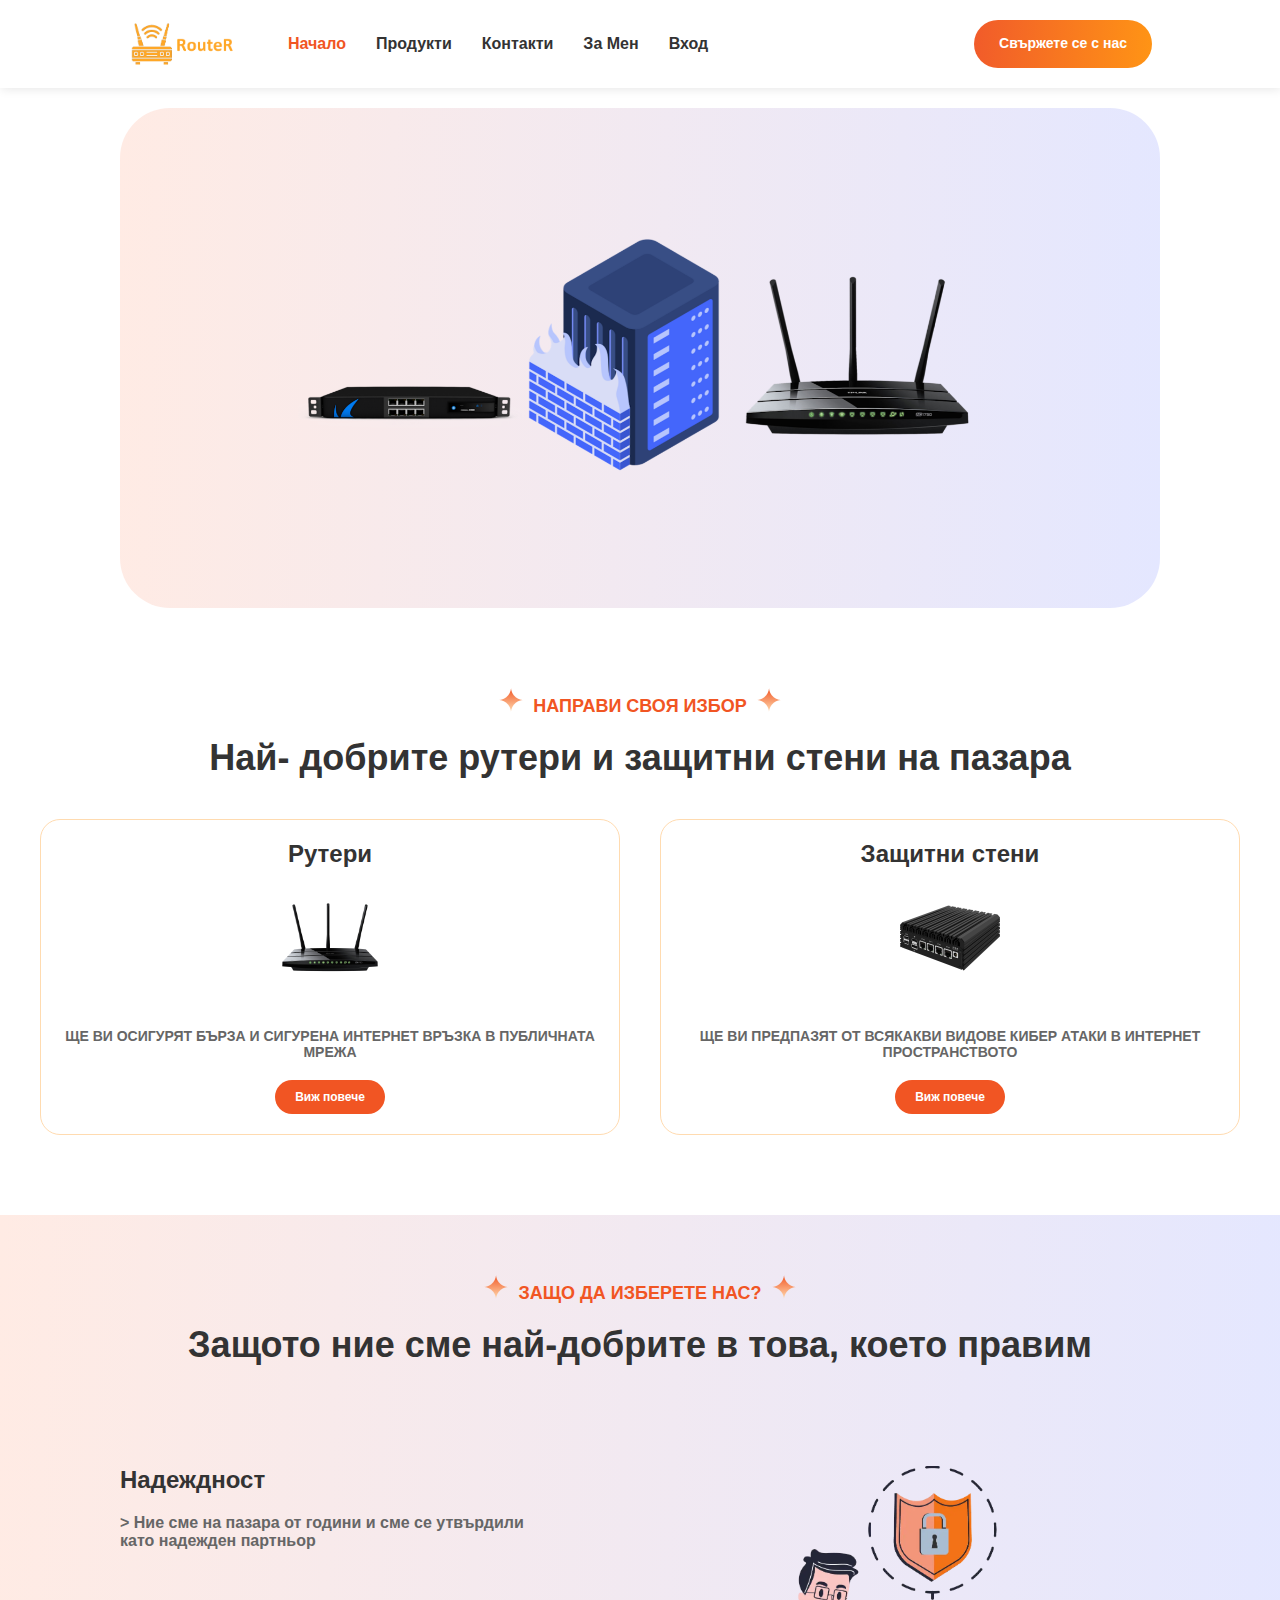
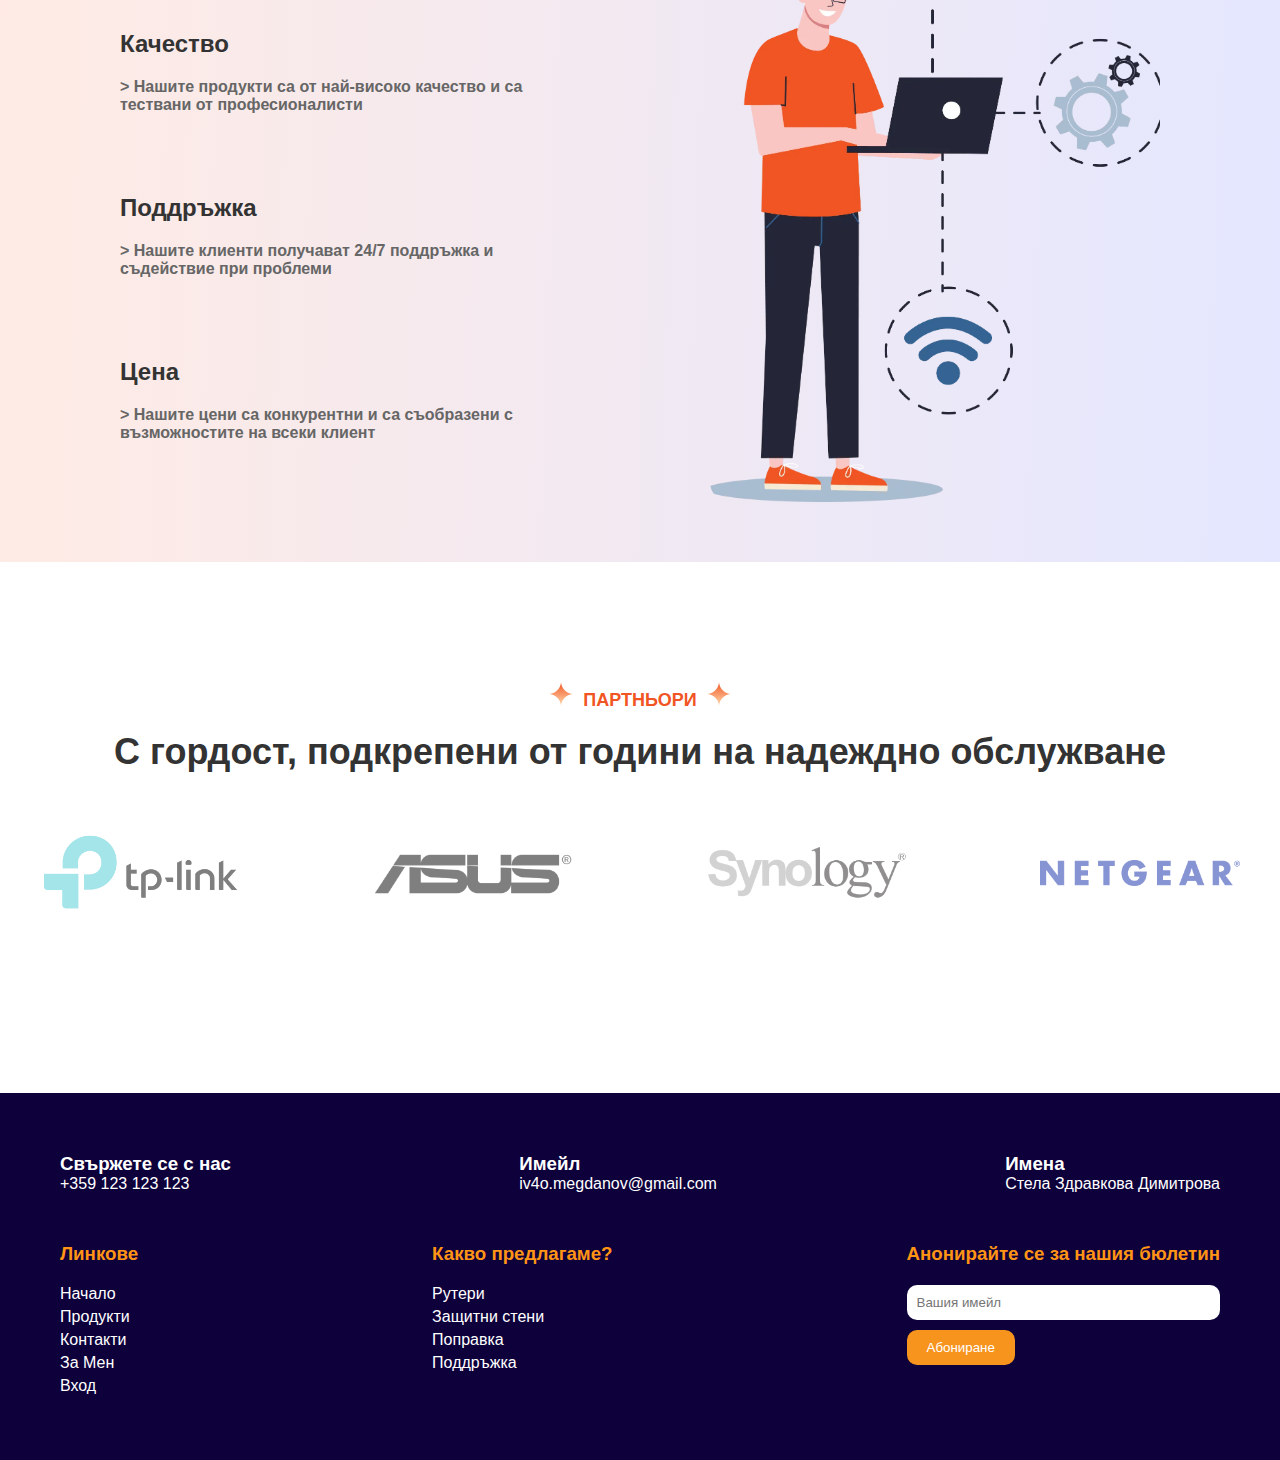
<file: html/index.html>
<!DOCTYPE html>
<html lang="en">
  <head>
    <meta charset="UTF-8" />
    <meta name="viewport" content="width=device-width, initial-scale=1.0" />
    <title>RouteR</title>
    <link rel="icon" type="image/x-icon" href="../img/favicon.ico" />
    <link
      rel="stylesheet"
      href="https://cdn.jsdelivr.net/npm/swiper@11/swiper-bundle.min.css"
    />
    <link rel="stylesheet" href="../css/all_pages.css" />
    <link rel="stylesheet" href="../css/index.css" />
  </head>
  <body>
    <nav class="navbar">
      <div class="logo-and-links">
        <img href="index.html" class="logo" src="../img/logo.png" alt="Logo" />
        <div class="navbar-links">
          <a href="index.html" style="color: #f15523">Начало</a>
          <a href="products.html">Продукти</a>
          <a href="contacts.html">Контакти</a>
          <a href="aboutme.html">За Mен</a>
          <a href="login.html">Вход</a>
        </div>
      </div>
      <a href="contacts.html" class="contact-us">Свържете се с нас</a>
    </nav>

    <div class="banner">
      <div class="swiper">
        <div class="swiper-wrapper">
          <div class="swiper-slide">
            <img src="../img/banner1.png" />
          </div>
          <div class="swiper-slide">
            <img src="../img/banner2.png" />
          </div>
          <div class="swiper-slide">
            <img src="../img/banner3.png" />
          </div>
        </div>
        <div class="swiper-pagination"></div>
        <div class="swiper-button-prev"></div>
        <div class="swiper-button-next"></div>
      </div>
    </div>

    <div class="about-us">
      <div class="about-us-text">
        <span>Направи своя избор</span>
        <h2>Най- добрите рутери и защитни стени на пазара</h2>
      </div>
      <div class="about-us-cards">
        <div class="about-card">
          <h3>Рутери</h3>
          <img src="../img/routers.png" alt="Router" />
          <p>
            Ще ви осигурят бърза и сигурена интернет връзка в публичната мрежа
          </p>
          <button>Виж повече</button>
        </div>
        <div class="about-card">
          <h3>Защитни стени</h3>
          <img src="../img/firewalls.webp" alt="Firewall" />
          <p>
            Ще ви предпазят от всякакви видове кибер атаки в интернет
            пространството
          </p>
          <button>Виж повече</button>
        </div>
      </div>
    </div>

    <div class="why-us">
      <span>Защо да изберете нас?</span>
      <h2>Защото ние сме най-добрите в това, което правим</h2>
      <div class="why-us-information">
        <div class="why-us-text">
          <h3>Надеждност</h3>
          <p>
            > Ние сме на пазара от години и сме се утвърдили като надежден
            партньор
          </p>
          <h3>Качество</h3>
          <p>
            > Нашите продукти са от най-високо качество и са тествани от
            професионалисти
          </p>
          <h3>Поддръжка</h3>
          <p>
            > Нашите клиенти получават 24/7 поддръжка и съдействие при проблеми
          </p>
          <h3>Цена</h3>
          <p>
            > Нашите цени са конкурентни и са съобразени с възможностите на
            всеки клиент
          </p>
        </div>
        <div class="why-us-image">
          <img src="../img/whyus.webp" alt="Why us" />
        </div>
      </div>
    </div>

    <div class="partners">
      <span>Партньори</span>
      <h2>С гордост, подкрепени от години на надеждно обслужване</h2>
      <div class="partners-logos">
        <img src="../img/partner1.png" alt="Partner 1" />
        <img src="../img/partner2.png" alt="Partner 2" />
        <img src="../img/partner3.png" alt="Partner 3" />
        <img src="../img/partner4.png" alt="Partner 4" />
      </div>
    </div>

    <footer>
      <div class="footer-container">
        <div class="footer-main">
          <div class="footer-contacts">
            <div class="footer-contact">
              <h3>Свържете се с нас</h3>
              <p>+359 123 123 123</p>
            </div>
            <div class="footer-contact">
              <h3>Имейл</h3>
              <p>iv4o.megdanov@gmail.com</p>
            </div>
            <div class="footer-contact">
              <h3>Имена</h3>
              <p>Стела Здравкова Димитрова</p>
            </div>
          </div>
        </div>
        <div class="footer-links">
          <div class="quick-links">
            <h3>Линкове</h3>
            <ul>
              <li><a href="index.html">Начало</a></li>
              <li><a href="products.html">Продукти</a></li>
              <li><a href="contacts.html">Контакти</a></li>
              <li><a href="aboutme.html">За Мен</a></li>
              <li><a href="login.html">Вход</a></li>
            </ul>
          </div>
          <div class="services">
            <h3>Какво предлагаме?</h3>
            <ul>
              <li><a href="#">Рутери</a></li>
              <li><a href="#">Защитни стени</a></li>
              <li><a href="#">Поправка</a></li>
              <li><a href="#">Поддръжка</a></li>
            </ul>
          </div>
          <div class="newsletter">
            <h3>Анонирайте се за нашия бюлетин</h3>
            <input type="email" placeholder="Вашия имейл" />
            <button>Абониране</button>
          </div>
        </div>
      </div>
    </footer>
    <script src="../js/index.js"></script>
    <script src="https://cdn.jsdelivr.net/npm/swiper@11/swiper-bundle.min.js"></script>
  </body>
</html>
</file>
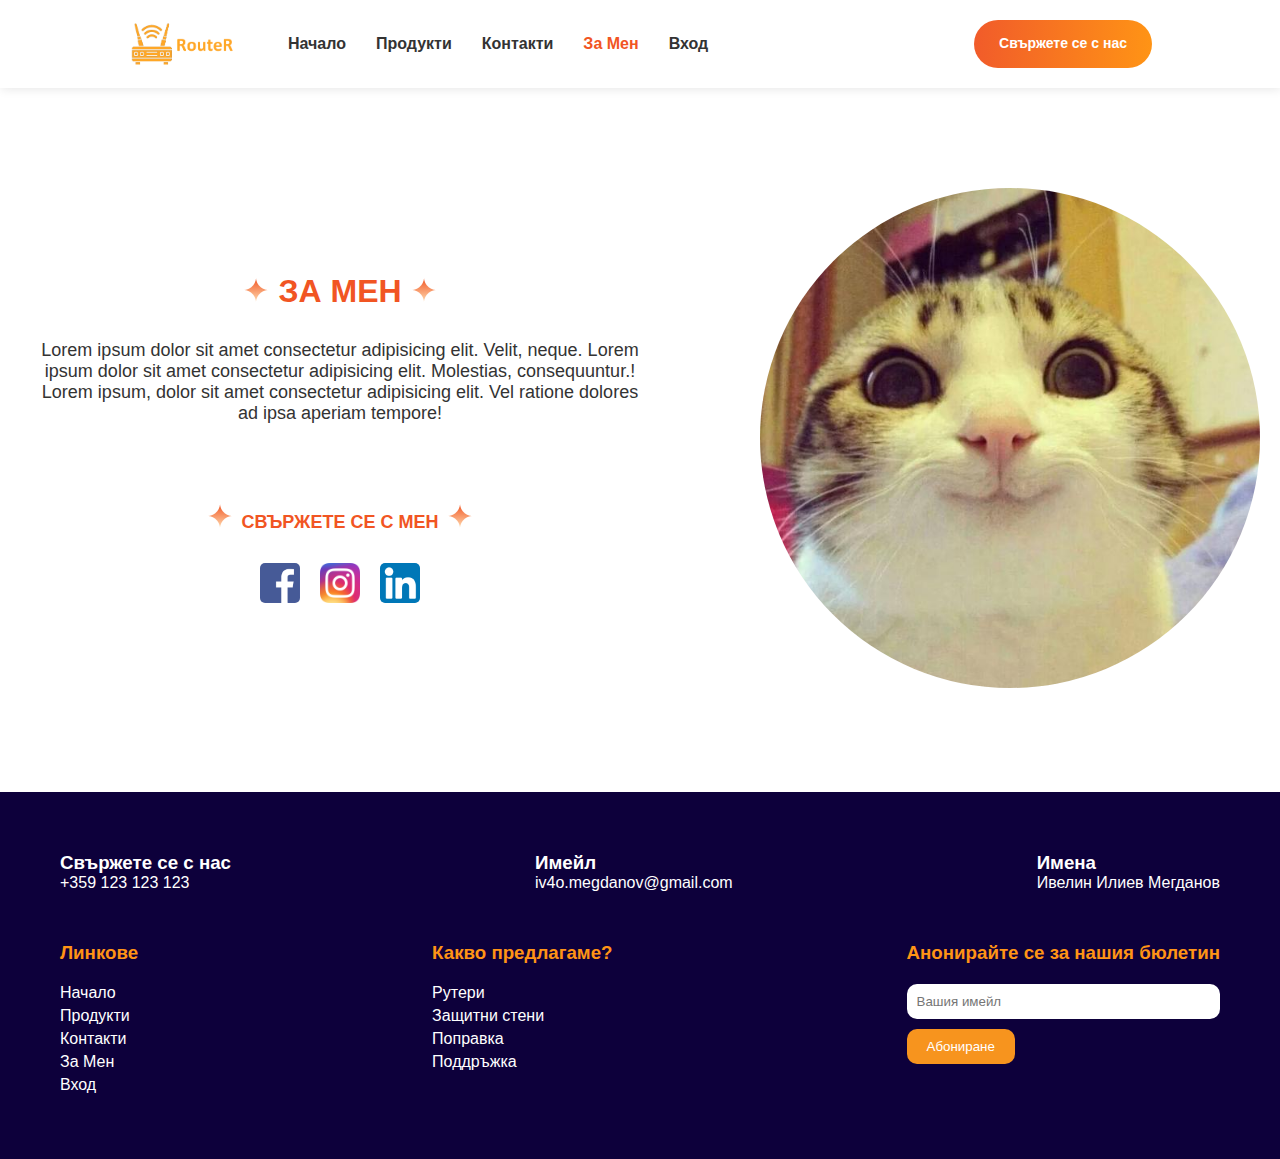
<file: html/aboutme.html>
<!DOCTYPE html>
<html lang="en">
  <head>
    <meta charset="UTF-8" />
    <meta name="viewport" content="width=device-width, initial-scale=1.0" />
    <title>RouteR</title>
    <link rel="icon" type="image/x-icon" href="../img/favicon.ico" />
    <link rel="stylesheet" href="../css/all_pages.css" />
    <link rel="stylesheet" href="../css/aboutme.css" />
  </head>
  <body>
    <nav class="navbar">
      <div class="logo-and-links">
        <img href="index.html" class="logo" src="../img/logo.png" alt="Logo" />
        <div class="navbar-links">
          <a href="index.html">Начало</a>
          <a href="products.html">Продукти</a>
          <a href="contacts.html">Контакти</a>
          <a href="aboutme.html" style="color: #f15523">За Mен</a>
          <a href="login.html">Вход</a>
        </div>
      </div>
      <a href="contacts.html" class="contact-us">Свържете се с нас</a>
    </nav>

    <div class="about-me-container">
      <div class="about-me-main">
        <div class="about-me-text">
          <h1>За Мен</h1>
          <p>
            Lorem ipsum dolor sit amet consectetur adipisicing elit. Velit,
            neque. Lorem ipsum dolor sit amet consectetur adipisicing elit.
            Molestias, consequuntur.! Lorem ipsum, dolor sit amet consectetur
            adipisicing elit. Vel ratione dolores ad ipsa aperiam tempore!
          </p>
          <h2>Свържете се с мен</h2>
          <div class="social-media">
            <a href="https://www.facebook.com" target="_blank"
              ><img src="../img/facebook.png" alt="facebook"
            /></a>
            <a href="https://www.instagram.com" target="_blank"
              ><img src="../img/instagram.webp" alt="instagram"
            /></a>
            <a href="https://www.linkedin.com" target="_blank"
              ><img src="../img/linkedin.png" alt="linkedin"
            /></a>
          </div>
        </div>
        <div class="about-me-image">
          <img src="../img/me.jpg" alt="About Me" />
        </div>
      </div>
    </div>

    <footer>
      <div class="footer-container">
        <div class="footer-main">
          <div class="footer-contacts">
            <div class="footer-contact">
              <h3>Свържете се с нас</h3>
              <p>+359 123 123 123</p>
            </div>
            <div class="footer-contact">
              <h3>Имейл</h3>
              <p>iv4o.megdanov@gmail.com</p>
            </div>
            <div class="footer-contact">
              <h3>Имена</h3>
              <p>Ивелин Илиев Мегданов</p>
            </div>
          </div>
        </div>
        <div class="footer-links">
          <div class="quick-links">
            <h3>Линкове</h3>
            <ul>
              <li><a href="index.html">Начало</a></li>
              <li><a href="products.html">Продукти</a></li>
              <li><a href="contacts.html">Контакти</a></li>
              <li><a href="aboutme.html">За Мен</a></li>
              <li><a href="login.html">Вход</a></li>
            </ul>
          </div>
          <div class="services">
            <h3>Какво предлагаме?</h3>
            <ul>
              <li><a href="#">Рутери</a></li>
              <li><a href="#">Защитни стени</a></li>
              <li><a href="#">Поправка</a></li>
              <li><a href="#">Поддръжка</a></li>
            </ul>
          </div>
          <div class="newsletter">
            <h3>Анонирайте се за нашия бюлетин</h3>
            <input type="email" placeholder="Вашия имейл" />
            <button>Абониране</button>
          </div>
        </div>
      </div>
    </footer>
  </body>
</html>
</file>
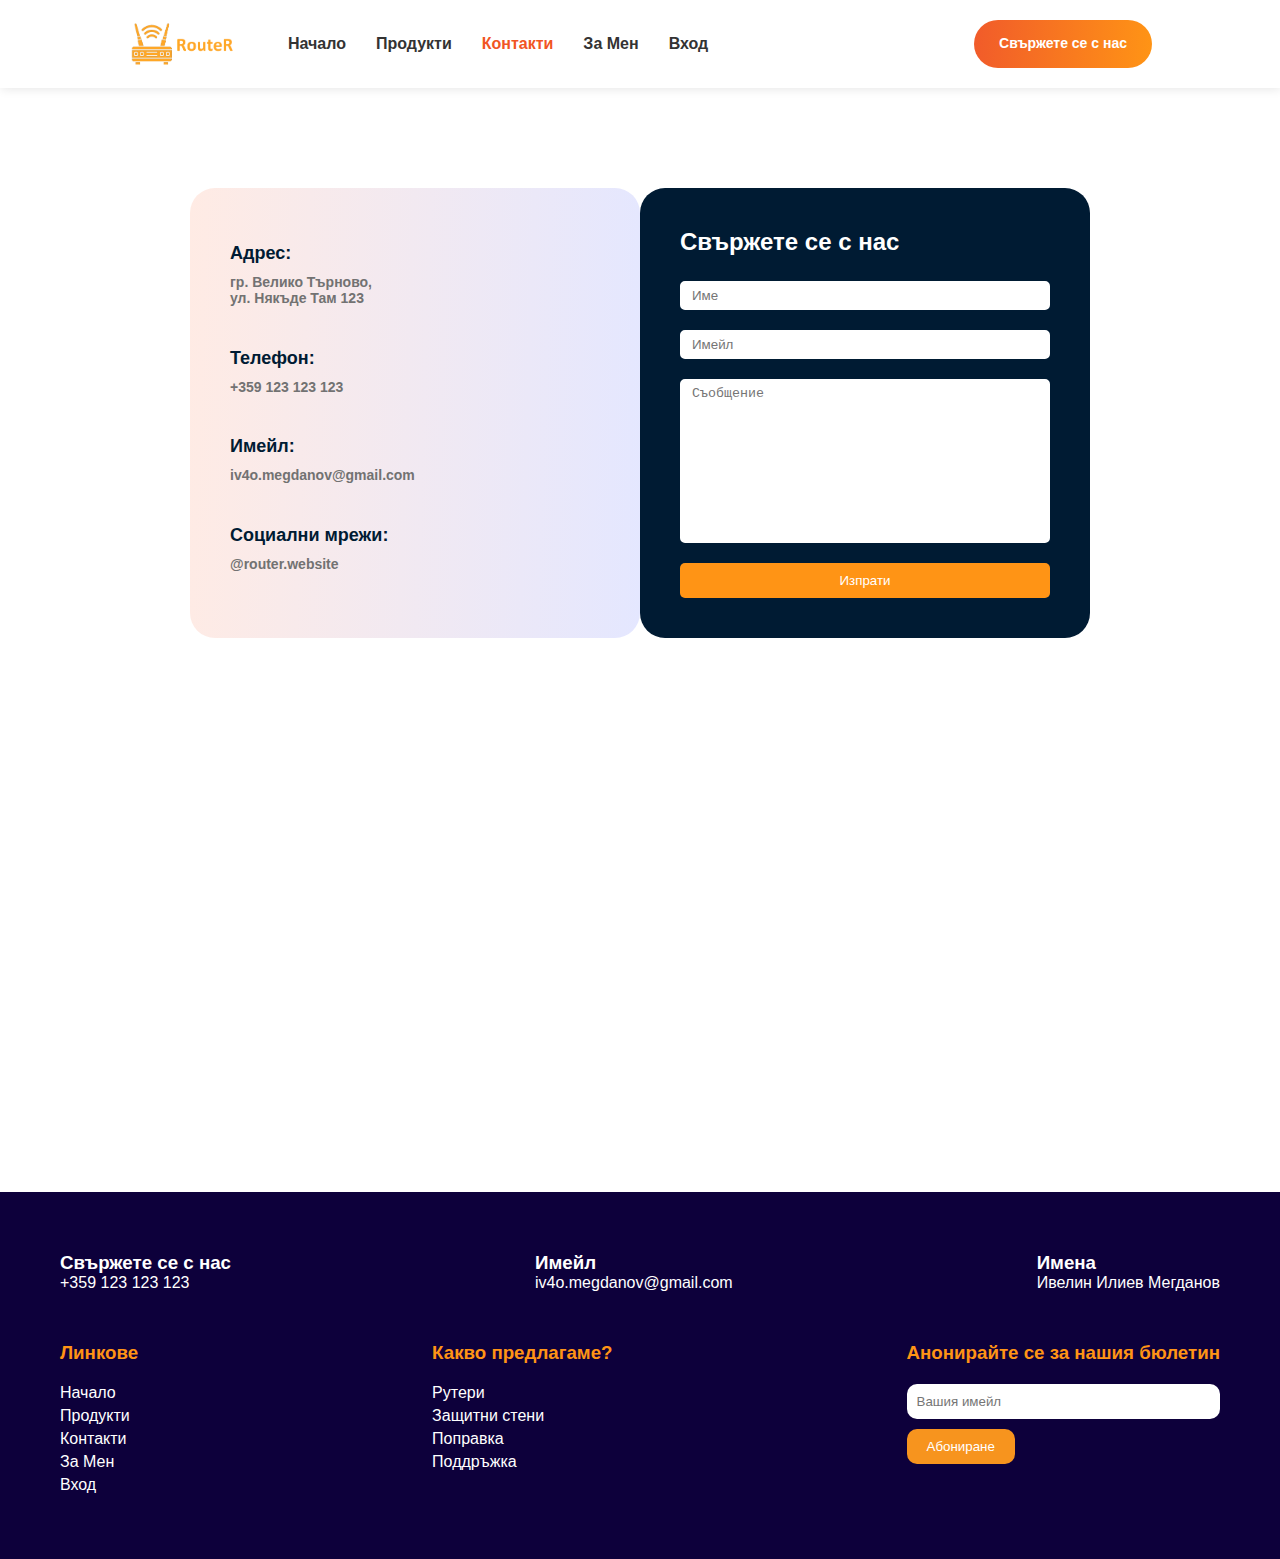
<file: html/contacts.html>
<!DOCTYPE html>
<html lang="en">
  <head>
    <meta charset="UTF-8" />
    <meta name="viewport" content="width=device-width, initial-scale=1.0" />
    <title>RouteR</title>
    <link rel="icon" type="image/x-icon" href="../img/favicon.ico" />
    <link rel="stylesheet" href="../css/all_pages.css" />
    <link rel="stylesheet" href="../css/contact.css" />
  </head>
  <body>
    <nav class="navbar">
      <div class="logo-and-links">
        <img href="index.html" class="logo" src="../img/logo.png" alt="Logo" />
        <div class="navbar-links">
          <a href="index.html">Начало</a>
          <a href="products.html">Продукти</a>
          <a href="contacts.html" style="color: #f15523">Контакти</a>
          <a href="aboutme.html">За Mен</a>
          <a href="login.html">Вход</a>
        </div>
      </div>
      <a href="contacts.html" class="contact-us">Свържете се с нас</a>
    </nav>

    <div class="contact-banner">
      <div class="contact-left">
        <div class="contact-info">
          <h2>Адрес:</h2>
          <p>
            гр. Велико Търново,<br />
            ул. Някъде Там 123
          </p>
        </div>
        <div class="contact-info">
          <h2>Телефон:</h2>
          <p>+359 123 123 123</p>
        </div>
        <div class="contact-info">
          <h2>Имейл:</h2>
          <p>iv4o.megdanov@gmail.com</p>
        </div>
        <div class="contact-info">
          <h2>Социални мрежи:</h2>
          <p>@router.website</p>
        </div>
      </div>
      <div class="contact-right">
        <div class="contact-form">
          <h2>Свържете се с нас</h2>
          <form action="https://api.web3forms.com/submit" method="POST">
            <input
              type="hidden"
              name="access_key"
              value="6d040678-41d3-4a7a-8cef-2cb8e9611174"
            />
            <input type="text" name="name" placeholder="Име" />
            <input type="email" name="email" placeholder="Имейл" />
            <textarea
              name="message"
              id="message"
              cols="30"
              rows="10"
              placeholder="Съобщение"
            ></textarea>
            <button>Изпрати</button>
          </form>
        </div>
      </div>
    </div>

    <iframe
      src="https://www.google.com/maps/embed?pb=!1m18!1m12!1m3!1d2914.08034431192!2d25.63875577655546!3d43.08180618919872!2m3!1f0!2f0!3f0!3m2!1i1024!2i768!4f13.1!3m3!1m2!1s0x40a92618de06b9c3%3A0xd5f26980c1f4105f!2z0KHRgtCw0YDQvtC_0YDQtdGB0YLQvtC70L3QsCDQv9GA0L7RhNC10YHQuNC-0L3QsNC70L3QsCDQs9C40LzQvdCw0LfQuNGPINC_0L4g0LjQutC-0L3QvtC80LjQutCw!5e0!3m2!1sbg!2snl!4v1712650921784!5m2!1sbg!2snl"
      width="600"
      height="450"
      style="border: 0"
      allowfullscreen=""
      loading="lazy"
      referrerpolicy="no-referrer-when-downgrade"
    ></iframe>

    <footer>
      <div class="footer-container">
        <div class="footer-main">
          <div class="footer-contacts">
            <div class="footer-contact">
              <h3>Свържете се с нас</h3>
              <p>+359 123 123 123</p>
            </div>
            <div class="footer-contact">
              <h3>Имейл</h3>
              <p>iv4o.megdanov@gmail.com</p>
            </div>
            <div class="footer-contact">
              <h3>Имена</h3>
              <p>Ивелин Илиев Мегданов</p>
            </div>
          </div>
        </div>
        <div class="footer-links">
          <div class="quick-links">
            <h3>Линкове</h3>
            <ul>
              <li><a href="index.html">Начало</a></li>
              <li><a href="products.html">Продукти</a></li>
              <li><a href="contacts.html">Контакти</a></li>
              <li><a href="aboutme.html">За Мен</a></li>
              <li><a href="login.html">Вход</a></li>
            </ul>
          </div>
          <div class="services">
            <h3>Какво предлагаме?</h3>
            <ul>
              <li><a href="#">Рутери</a></li>
              <li><a href="#">Защитни стени</a></li>
              <li><a href="#">Поправка</a></li>
              <li><a href="#">Поддръжка</a></li>
            </ul>
          </div>
          <div class="newsletter">
            <h3>Анонирайте се за нашия бюлетин</h3>
            <input type="email" placeholder="Вашия имейл" />
            <button>Абониране</button>
          </div>
        </div>
      </div>
    </footer>
  </body>
</html>
</file>
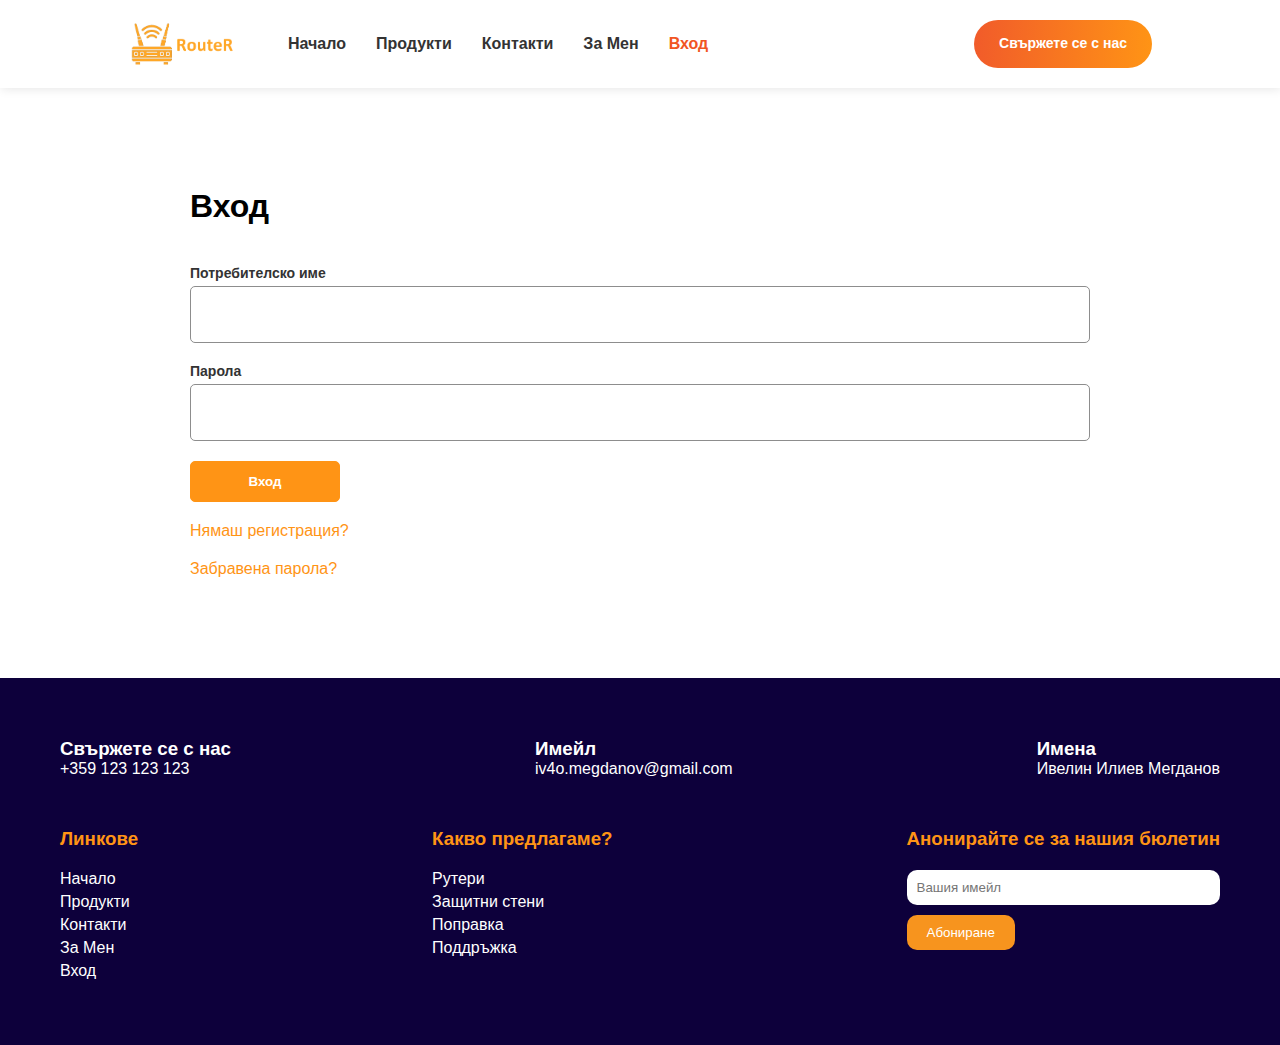
<file: html/login.html>
<!DOCTYPE html>
<html lang="en">
  <head>
    <meta charset="UTF-8" />
    <meta name="viewport" content="width=device-width, initial-scale=1.0" />
    <title>RouteR</title>
    <link rel="icon" type="image/x-icon" href="../img/favicon.ico" />
    <link rel="stylesheet" href="../css/all_pages.css" />
    <link rel="stylesheet" href="../css/login.css" />
  </head>
  <body>
    <nav class="navbar">
      <div class="logo-and-links">
        <img href="index.html" class="logo" src="../img/logo.png" alt="Logo" />
        <div class="navbar-links">
          <a href="index.html">Начало</a>
          <a href="products.html">Продукти</a>
          <a href="contacts.html">Контакти</a>
          <a href="aboutme.html">За Mен</a>
          <a href="login.html" style="color: #f15523">Вход</a>
        </div>
      </div>
      <a href="contacts.html" class="contact-us">Свържете се с нас</a>
    </nav>

    <div class="login-container" id="login-form">
      <div class="login-form">
        <h1>Вход</h1>
        <form action="#" method="POST">
          <label for="username">Потребителско име</label>
          <input type="text" name="username" />
          <label for="password">Парола</label>
          <input type="password" name="password" />
          <button type="submit">Вход</button>
        </form>
        <a href="#" onclick="showRegister()">Нямаш регистрация?</a>
        <a href="#">Забравена парола?</a>
      </div>
    </div>

    <div class="login-container" id="register-form" style="display: none">
      <div class="login-form">
        <h1>Регистрация</h1>
        <form action="#" method="POST">
          <label for="username">Потребителско име</label>
          <input type="text" name="username" />
          <label for="password">Парола</label>
          <input type="password" name="password" />
          <label for="password">Повтори парола</label>
          <input type="password" name="password" />
          <button type="submit">Регистрация</button>
        </form>
        <a href="#" onclick="showLogin()">Имаш регистрация?</a>
      </div>
    </div>

    <footer>
      <div class="footer-container">
        <div class="footer-main">
          <div class="footer-contacts">
            <div class="footer-contact">
              <h3>Свържете се с нас</h3>
              <p>+359 123 123 123</p>
            </div>
            <div class="footer-contact">
              <h3>Имейл</h3>
              <p>iv4o.megdanov@gmail.com</p>
            </div>
            <div class="footer-contact">
              <h3>Имена</h3>
              <p>Ивелин Илиев Мегданов</p>
            </div>
          </div>
        </div>
        <div class="footer-links">
          <div class="quick-links">
            <h3>Линкове</h3>
            <ul>
              <li><a href="index.html">Начало</a></li>
              <li><a href="products.html">Продукти</a></li>
              <li><a href="contacts.html">Контакти</a></li>
              <li><a href="aboutme.html">За Мен</a></li>
              <li><a href="login.html">Вход</a></li>
            </ul>
          </div>
          <div class="services">
            <h3>Какво предлагаме?</h3>
            <ul>
              <li><a href="#">Рутери</a></li>
              <li><a href="#">Защитни стени</a></li>
              <li><a href="#">Поправка</a></li>
              <li><a href="#">Поддръжка</a></li>
            </ul>
          </div>
          <div class="newsletter">
            <h3>Анонирайте се за нашия бюлетин</h3>
            <input type="email" placeholder="Вашия имейл" />
            <button>Абониране</button>
          </div>
        </div>
      </div>
    </footer>

    <script src="../js/login.js"></script>
  </body>
</html>
</file>
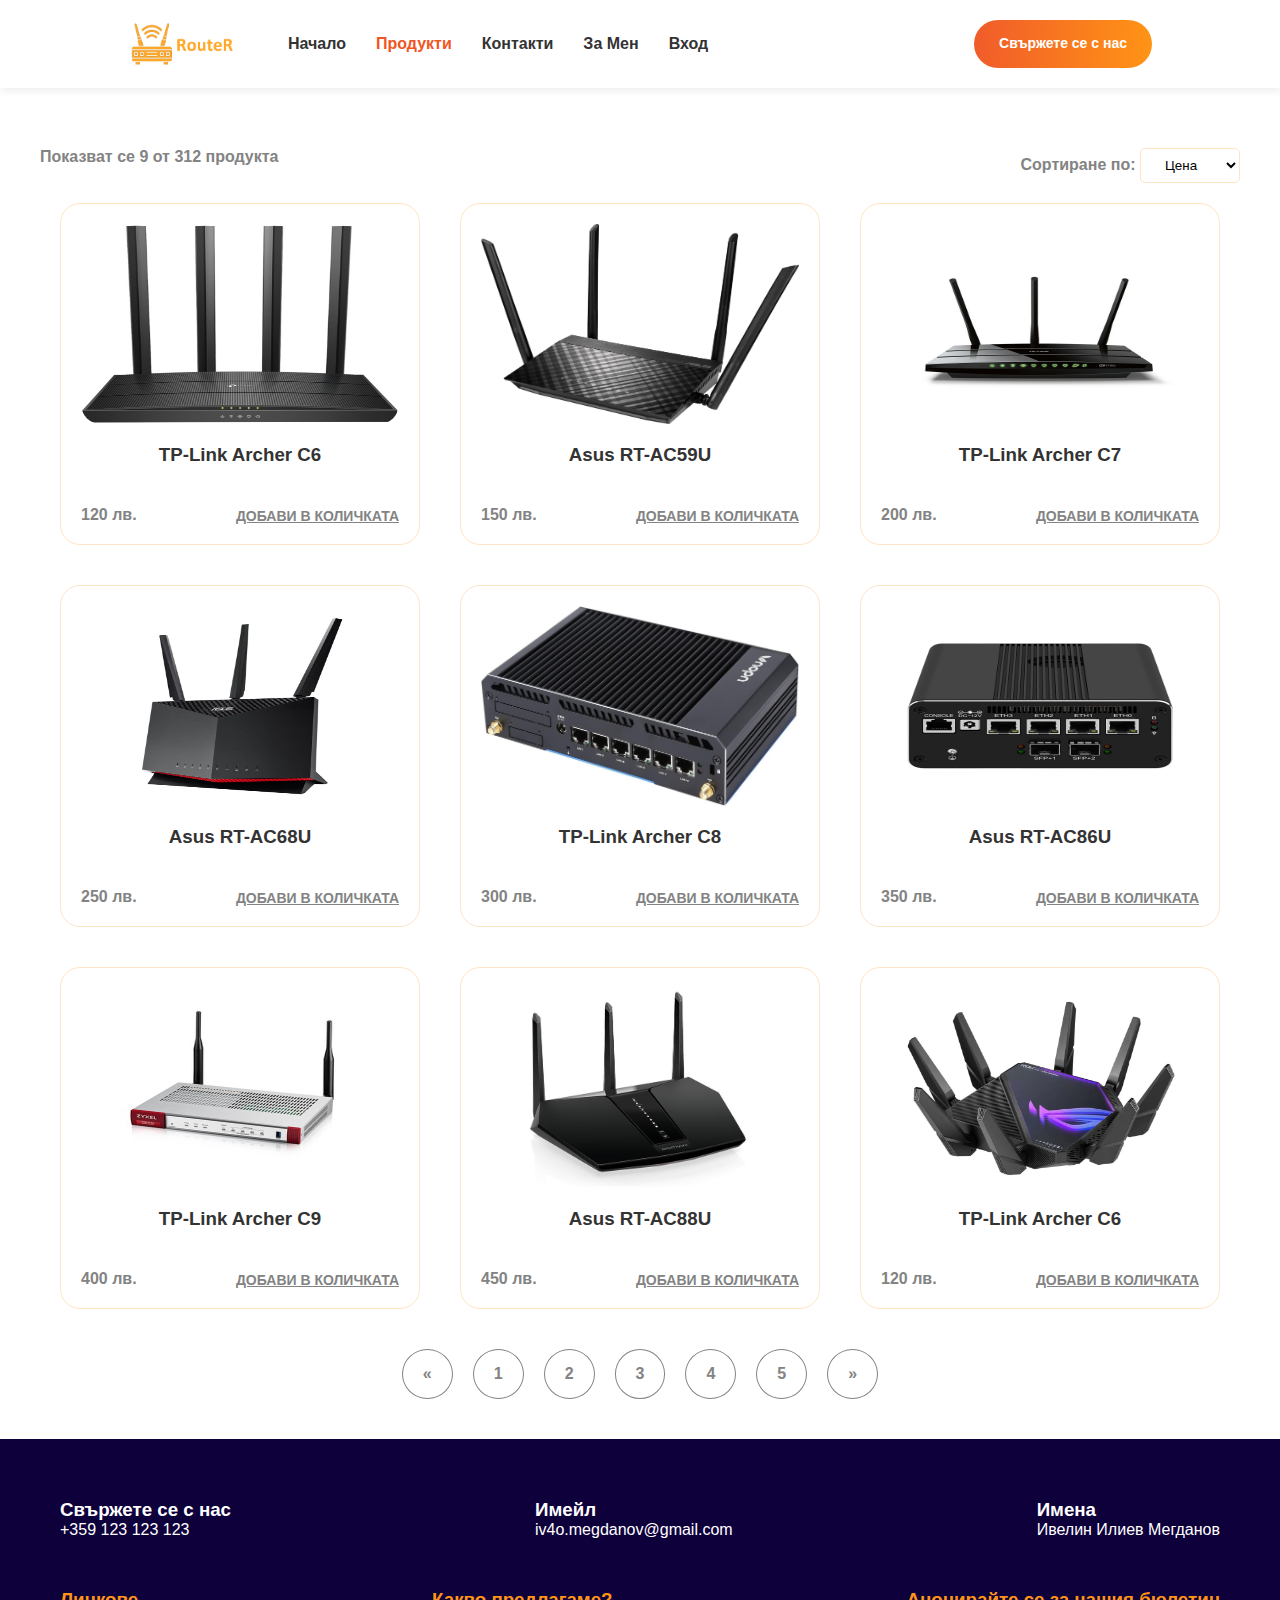
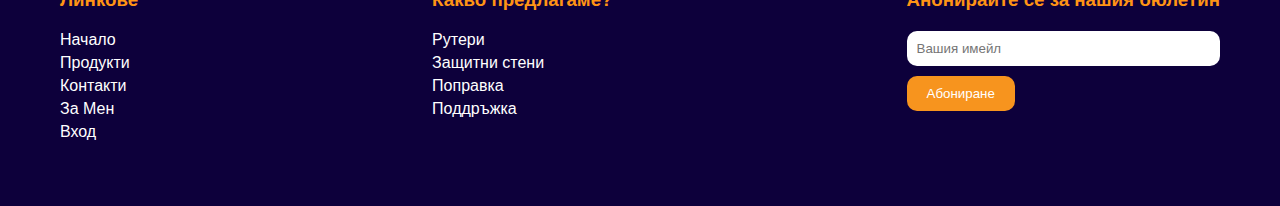
<file: html/products.html>
<!DOCTYPE html>
<html lang="en">
  <head>
    <meta charset="UTF-8" />
    <meta name="viewport" content="width=device-width, initial-scale=1.0" />
    <title>RouteR</title>
    <link rel="icon" type="image/x-icon" href="../img/favicon.ico" />
    <link rel="stylesheet" href="../css/all_pages.css" />
    <link rel="stylesheet" href="../css/products.css" />
  </head>
  <body>
    <nav class="navbar">
      <div class="logo-and-links">
        <img href="index.html" class="logo" src="../img/logo.png" alt="Logo" />
        <div class="navbar-links">
          <a href="index.html">Начало</a>
          <a href="products.html" style="color: #f15523">Продукти</a>
          <a href="contacts.html">Контакти</a>
          <a href="aboutme.html">За Mен</a>
          <a href="login.html">Вход</a>
        </div>
      </div>
      <a href="contacts.html" class="contact-us">Свържете се с нас</a>
    </nav>

    <div class="products-container">
      <div class="details">
        <span>Показват се 9 от 312 продукта</span>
        <div class="sort">
          <span>Сортиране по:</span>
          <select>
            <option value="price">Цена</option>
            <option value="name">Име</option>
            <option value="date">Дата</option>
          </select>
        </div>
      </div>
      <div class="products">
        <div class="product">
          <img src="../img/products/product1.jpg" alt="Router" />
          <h3>TP-Link Archer C6</h3>
          <div class="price-cart">
            <p>120 лв.</p>
            <a>Добави в количката</a>
          </div>
        </div>
        <div class="product">
          <img src="../img/products/product2.jpg" alt="Router" />
          <h3>Asus RT-AC59U</h3>
          <div class="price-cart">
            <p>150 лв.</p>
            <a>Добави в количката</a>
          </div>
        </div>
        <div class="product">
          <img src="../img/products/product3.jpeg" alt="Router" />
          <h3>TP-Link Archer C7</h3>
          <div class="price-cart">
            <p>200 лв.</p>
            <a>Добави в количката</a>
          </div>
        </div>
        <div class="product">
          <img src="../img/products/product4.jpg" alt="Router" />
          <h3>Asus RT-AC68U</h3>
          <div class="price-cart">
            <p>250 лв.</p>
            <a>Добави в количката</a>
          </div>
        </div>
        <div class="product">
          <img src="../img/products/product5.jpg" alt="Router" />
          <h3>TP-Link Archer C8</h3>
          <div class="price-cart">
            <p>300 лв.</p>
            <a>Добави в количката</a>
          </div>
        </div>
        <div class="product">
          <img src="../img/products/product6.webp" alt="Router" />
          <h3>Asus RT-AC86U</h3>
          <div class="price-cart">
            <p>350 лв.</p>
            <a>Добави в количката</a>
          </div>
        </div>
        <div class="product">
          <img src="../img/products/product7.jpg" alt="Router" />
          <h3>TP-Link Archer C9</h3>
          <div class="price-cart">
            <p>400 лв.</p>
            <a>Добави в количката</a>
          </div>
        </div>
        <div class="product">
          <img src="../img/products/product8.jpg" alt="Router" />
          <h3>Asus RT-AC88U</h3>
          <div class="price-cart">
            <p>450 лв.</p>
            <a>Добави в количката</a>
          </div>
        </div>
        <div class="product">
          <img src="../img/products/product9.webp" alt="Router" />
          <h3>TP-Link Archer C6</h3>
          <div class="price-cart">
            <p>120 лв.</p>
            <a>Добави в количката</a>
          </div>
        </div>
      </div>
      <div class="pagination">
        <a href="#">&laquo;</a>
        <a href="#">1</a>
        <a href="#">2</a>
        <a href="#">3</a>
        <a href="#">4</a>
        <a href="#">5</a>
        <a href="#">&raquo;</a>
      </div>
    </div>

    <footer>
      <div class="footer-container">
        <div class="footer-main">
          <div class="footer-contacts">
            <div class="footer-contact">
              <h3>Свържете се с нас</h3>
              <p>+359 123 123 123</p>
            </div>
            <div class="footer-contact">
              <h3>Имейл</h3>
              <p>iv4o.megdanov@gmail.com</p>
            </div>
            <div class="footer-contact">
              <h3>Имена</h3>
              <p>Ивелин Илиев Мегданов</p>
            </div>
          </div>
        </div>
        <div class="footer-links">
          <div class="quick-links">
            <h3>Линкове</h3>
            <ul>
              <li><a href="index.html">Начало</a></li>
              <li><a href="products.html">Продукти</a></li>
              <li><a href="contacts.html">Контакти</a></li>
              <li><a href="aboutme.html">За Мен</a></li>
              <li><a href="login.html">Вход</a></li>
            </ul>
          </div>
          <div class="services">
            <h3>Какво предлагаме?</h3>
            <ul>
              <li><a href="#">Рутери</a></li>
              <li><a href="#">Защитни стени</a></li>
              <li><a href="#">Поправка</a></li>
              <li><a href="#">Поддръжка</a></li>
            </ul>
          </div>
          <div class="newsletter">
            <h3>Анонирайте се за нашия бюлетин</h3>
            <input type="email" placeholder="Вашия имейл" />
            <button>Абониране</button>
          </div>
        </div>
      </div>
    </footer>
  </body>
</html>
</file>
<file: css/all_pages.css>
body {
  font-family: Arial, sans-serif;
}
* {
  box-sizing: border-box;
  margin: 0;
  padding: 0;
}

/* Навигационна лента */
.navbar {
  padding: 20px 10%;
  width: 100%;
  display: flex;
  justify-content: space-between;
  box-shadow: 1px 1px 10px rgba(0, 0, 0, 0.1);
  margin-bottom: 20px;
}
.logo-and-links {
  display: flex;
  align-items: center;
  gap: 30px;
}
.navbar img {
  width: 110px;
  margin-right: 20px;
}
.navbar-links {
  display: flex;
  align-items: center;
  gap: 30px;
}
.navbar-links a {
  text-decoration: none;
  color: #333;
  font-weight: 600;
  transition: color 0.2s;
}
.navbar-links a:hover {
  color: #ff9415;
}
.contact-us {
  background: linear-gradient(272deg, #ff9415, #f15b2a);
  color: #fff;
  text-align: center;
  text-decoration: none;
  border-radius: 50px;
  font-weight: 600;
  font-size: 14px;
  padding: 15px 25px;
}
.contact-us:hover {
  background: linear-gradient(272deg, #f15b2a, #ff9415);
}

/* Footer */
footer {
  background-color: #0d003b;
  color: #fff;
  padding: 20px 0;
}
.footer-container {
  max-width: 1200px;
  margin: 0 auto;
  padding: 40px 20px;
  display: flex;
  flex-direction: column;
  justify-content: space-between;
}
.footer-contacts {
  display: flex;
  justify-content: space-between;
}
.footer-links {
  display: flex;
  margin-top: 50px;
  justify-content: space-between;
}
.footer-logo img {
  margin-bottom: 15px;
}
.footer-links h3 {
  color: #ff9415;
  margin-bottom: 20px;
}
.footer-links ul {
  list-style: none;
}
.footer-links ul li a {
  color: #fff;
  text-decoration: none;
  display: block;
  margin-bottom: 5px;
  transition: color 0.2s;
}
.footer-links ul li a:hover {
  color: #ff9415;
}
.newsletter input {
  padding: 10px;
  margin-bottom: 10px;
  border: none;
  width: 100%;
  border-radius: 10px;
}
.newsletter button {
  padding: 10px 20px;
  border: none;
  background-color: #f7941e;
  color: #fff;
  cursor: pointer;
  border-radius: 10px;
  transition: background-color 0.2s;
}
.newsletter button:hover {
  background-color: #f15b2a;
}
</file>
<file: css/aboutme.css>
.about-me-container {
  margin: 100px auto;
  max-width: 1200px;
}
.about-me-main {
  display: flex;
  justify-content: space-between;
}
.about-me-text {
  width: 50%;
  display: flex;
  flex-direction: column;
  justify-content: center;
}
.about-me-text h1 {
  font-size: 32px;
  font-weight: 600;
  margin-bottom: 30px;
  color: #f15523;
  text-transform: uppercase;
  text-align: center;
}
.about-me-text h1:before {
  content: url("../img/decoration.png");
  margin-right: 10px;
}
.about-me-text h1:after {
  content: url("../img/decoration.png");
  margin-left: 10px;
}
.about-me-text p {
  font-size: 18px;
  color: #333;
  margin-bottom: 80px;
  text-align: center;
}
.about-me-text h2 {
  font-size: 18px;
  font-weight: 600;
  margin-bottom: 30px;
  color: #f15523;
  text-transform: uppercase;
  text-align: center;
}
.about-me-text h2:before {
  content: url("../img/decoration.png");
  margin-right: 10px;
}
.about-me-text h2:after {
  content: url("../img/decoration.png");
  margin-left: 10px;
}
.social-media {
  display: flex;
  justify-content: center;
  gap: 20px;
}
.social-media img {
  width: 40px;
  height: 40px;
  object-fit: cover;
  border-radius: 5px;
  transition: transform 0.2s;
}
.social-media img:hover {
  transform: scale(1.1);
}
.about-me-image {
  width: 40%;
}
.about-me-image img {
  width: 500px;
  height: 500px;
  object-fit: cover;
  border-radius: 50%;
  transition: transform 0.5s;
}
.about-me-image img:hover {
  transform: scale(1.05);
}
</file>
<file: css/contact.css>
.contact-banner {
  display: flex;
  margin: 0 auto;
  max-width: 900px;
  margin-top: 100px;
  margin-bottom: 100px;
}
.contact-left {
  width: 50%;
  padding: 40px;
  background: linear-gradient(272deg, #e4e7ff, #ffebe4);
  border-radius: 25px;
  display: flex;
  flex-direction: column;
  justify-content: space-around;
}
.contact-info h2 {
  color: #001b33;
  font-size: 18px;
  margin-bottom: 10px;
}
.contact-info p {
  color: #727272;
  font-size: 14px;
  font-weight: 600;
  margin-bottom: 10px;
  cursor: pointer;
  transition: color 0.3s;
}
.contact-info p:hover {
  color: #ff9415;
}
.contact-right {
  width: 50%;
  background-color: #001b33;
  padding: 40px;
  border-radius: 25px;
}
.contact-form h2 {
  color: #fff;
  margin-bottom: 25px;
}
.contact-form form {
  display: flex;
  flex-direction: column;
  gap: 20px;
}
.contact-form input {
  border: 2px solid #fff;
  padding: 5px 10px;
  border-radius: 5px;
  outline: none;
  transition: border 0.3s;
}
.contact-form input:focus {
  border: 2px solid #ff9415;
}
.contact-form textarea {
  border: 2px solid #fff;
  padding: 5px 10px;
  border-radius: 5px;
  resize: none;
  outline: none;
  transition: border 0.3s;
}
.contact-form textarea:focus {
  border: 2px solid #ff9415;
}
.contact-form button {
  padding: 10px 20px;
  border: none;
  background-color: #ff9415;
  color: #fff;
  border-radius: 5px;
  cursor: pointer;
  transition: background-color 0.3s;
}
.contact-form button:hover {
  background-color: #f15b2a;
}
iframe {
  width: 100%;
  border: none;
}
</file>
<file: css/login.css>
.login-container {
  display: flex;
  justify-content: center;
  margin: 100px 0;
}
.login-form {
  display: flex;
  flex-direction: column;
  gap: 20px;
  max-width: 900px;
  width: 100%;
}
.login-form form {
  display: flex;
  flex-direction: column;
}
.login-form form label {
  color: #333;
  font-size: 14px;
  font-weight: 600;
  margin-bottom: 5px;
  margin-top: 20px;
}
.login-form form input {
  border: 1px solid #8d8d8d;
  padding: 20px 24px;
  border-radius: 5px;
  outline: none;
  transition: border 0.3s;
  width: 100%;
}
.login-form form input:focus {
  border: 1px solid #ff9415;
}
.login-form form button {
  color: #fff;
  padding: 12px 25px;
  margin-top: 20px;
  font-weight: 600;
  background-color: #ff9415;
  border-radius: 5px;
  border: 1px solid #ff9415;
  cursor: pointer;
  width: 150px;
  transition: background-color 0.3s;
}
.login-form form button:hover {
  background-color: #ff7b00;
}
.login-form a {
  color: #ff9415;
  text-decoration: none;
}
.login-form a:hover {
  text-decoration: underline;
}
</file>
<file: css/products.css>
.products-container {
  display: flex;
  flex-direction: column;
  max-width: 1200px;
  margin: 40px auto;
}
.details {
  display: flex;
  justify-content: space-between;
  margin: 20px 0;
}
.details span {
  color: #838383;
  font-weight: 600;
}
.details select {
  padding: 8px 20px;
  border: 1px solid #ffe4c5;
  background-color: transparent;
  border-radius: 5px;
  cursor: pointer;
  width: 100px;
}
.details select:focus {
  outline: none;
  border: 1px solid #ff4500;
}
.products {
  display: flex;
  flex-wrap: wrap;
  gap: 40px;
  justify-content: center;
}
.product {
  display: flex;
  flex-direction: column;
  align-items: center;
  width: 30%;
  padding: 20px;
  border: 1px solid #ffe4c5;
  border-radius: 20px;
  transition: border 0.3s, transform 0.3s;
  cursor: pointer;
}
.product:hover {
  border: 1px solid #ff4500;
  transform: translateY(-10px);
}
.product:hover h3 {
  color: #ff4500;
}
.product img {
  width: 100%;
  height: 200px;
  object-fit: fill;
  border-radius: 20px;
}
.product h3 {
  color: #333;
  margin-top: 20px;
  transition: color 0.3s;
}
.product p {
  color: #838383;
  font-weight: 600;
}
.product a {
  color: #838383;
  text-transform: uppercase;
  font-weight: 600;
  font-size: 14px;
  text-decoration: underline;
  transition: color 0.3s;
  cursor: pointer;
}
.product a:hover {
  color: #ff4500;
}
.price-cart {
  display: flex;
  justify-content: space-between;
  align-items: flex-end;
  width: 100%;
  margin-top: 40px;
}
.pagination {
  display: flex;
  justify-content: center;
  gap: 20px;
  margin-top: 40px;
}
.pagination a {
  color: #838383;
  font-weight: 600;
  font-size: 16px;
  text-decoration: none;
  transition: color 0.3s;
  cursor: pointer;
  border: 1px solid #838383;
  padding: 15px 20px;
  border-radius: 50%;
  transition: color 0.3s, border 0.3s;
}
.pagination a:hover {
  color: #ff4500;
  border: 1px solid #ff4500;
}
</file>
<file: css/index.css>
.banner {
  background: linear-gradient(272deg, #e4e7ff, #ffebe4);
  margin: 0 120px;
  border-radius: 50px;
  height: 500px;
  overflow: hidden;
}
.swiper-slide {
  display: flex;
  justify-content: center;
  align-items: center;
}
.banner img {
  height: 500px;
  margin: auto;
  object-fit: cover;
}
.swiper-pagination-bullet {
  display: none;
}
.swiper-button-prev,
.swiper-button-next {
  display: none;
}

.about-us {
  display: flex;
  flex-direction: column;
  width: 100%;
  max-width: 1200px;
  margin: 80px auto;
  align-items: center;
}
.about-us-text {
  display: flex;
  flex-direction: column;
  justify-content: center;
}
.about-us span {
  font-size: 18px;
  font-weight: 600;
  margin-bottom: 20px;
  text-align: center;
  color: #f15523;
  text-transform: uppercase;
}
.about-us span:before {
  content: url("../img/decoration.png");
  margin-right: 10px;
}
.about-us span:after {
  content: url("../img/decoration.png");
  margin-left: 10px;
}
.about-us h2 {
  font-size: 36px;
  font-weight: 700;
  color: #333;
}
.about-us-cards {
  display: flex;
  justify-content: space-between;
  gap: 40px;
  margin-top: 40px;
}
.about-card {
  display: flex;
  flex-direction: column;
  align-items: center;
  text-align: center;
  width: 50%;
  padding: 20px;
  border-radius: 20px;
  background: #fff;
  border: 1px solid #ffdbb0;
  gap: 20px;
  transition: transform 0.3s, background-color 0.3s;
}
.about-card:hover {
  transform: translateY(-10px);
  background-color: #f156230e;
}
.about-card h3 {
  font-size: 24px;
  font-weight: 700;
  color: #333;
}
.about-card p {
  font-size: 14px;
  color: #666;
  font-weight: 600;
  text-transform: uppercase;
}
.about-card button {
  padding: 10px 20px;
  border: none;
  border-radius: 20px;
  background: #f15523;
  color: #fff;
  font-size: 12px;
  font-weight: 600;
  cursor: pointer;
  transition: background 0.3s;
}
.about-card button:hover {
  background: #333;
}
.about-card img {
  width: 100px;
  height: 100px;
  object-fit: contain;
  margin-bottom: 20px;
}

.why-us {
  display: flex;
  flex-direction: column;
  width: 100%;
  margin: 40px auto;
  align-items: center;
  background: linear-gradient(272deg, #e4e7ff, #ffebe4);
  padding: 60px 120px;
}
.why-us span {
  font-size: 18px;
  font-weight: 600;
  margin-bottom: 20px;
  color: #f15523;
  text-transform: uppercase;
}
.why-us span:before {
  content: url("../img/decoration.png");
  margin-right: 10px;
}
.why-us span:after {
  content: url("../img/decoration.png");
  margin-left: 10px;
}
.why-us h2 {
  font-size: 36px;
  font-weight: 700;
  color: #333;
}
.why-us-information {
  display: flex;
  justify-content: space-between;
  gap: 40px;
  margin-top: 100px;
  width: 100%;
  max-width: 1200px;
}
.why-us-text {
  display: flex;
  flex-direction: column;
  justify-content: center;
  gap: 20px;
  width: 40%;
}
.why-us-text h3 {
  font-size: 24px;
  font-weight: 700;
  color: #333;
}
.why-us-text p {
  font-size: 16px;
  color: #666;
  font-weight: 600;
  margin-bottom: 60px;
  cursor: pointer;
  transition: color 0.3s, transform 0.3s;
}
.why-us-text p:hover {
  color: #f15523;
  transform: translateX(10px);
}
.why-us-image img {
  width: 450px;
  height: 100%;
  object-fit: cover;
  border-radius: 20px;
}

.partners {
  display: flex;
  flex-direction: column;
  width: 100%;
  max-width: 1200px;
  margin: 120px auto;
  align-items: center;
}
.partners span {
  font-size: 18px;
  font-weight: 600;
  margin-bottom: 20px;
  color: #f15523;
  text-transform: uppercase;
}
.partners span:before {
  content: url("../img/decoration.png");
  margin-right: 10px;
}
.partners span:after {
  content: url("../img/decoration.png");
  margin-left: 10px;
}
.partners h2 {
  font-size: 36px;
  font-weight: 700;
  color: #333;
}
.partners-logos {
  display: flex;
  justify-content: space-between;
  gap: 40px;
  width: 100%;
  max-width: 1200px;
}
.partners-logos img {
  width: 200px;
  height: 200px;
  object-fit: contain;
  opacity: 0.5;
  cursor: pointer;
  transition: opacity 0.3s;
}
.partners-logos img:hover {
  opacity: 1;
}
</file>
